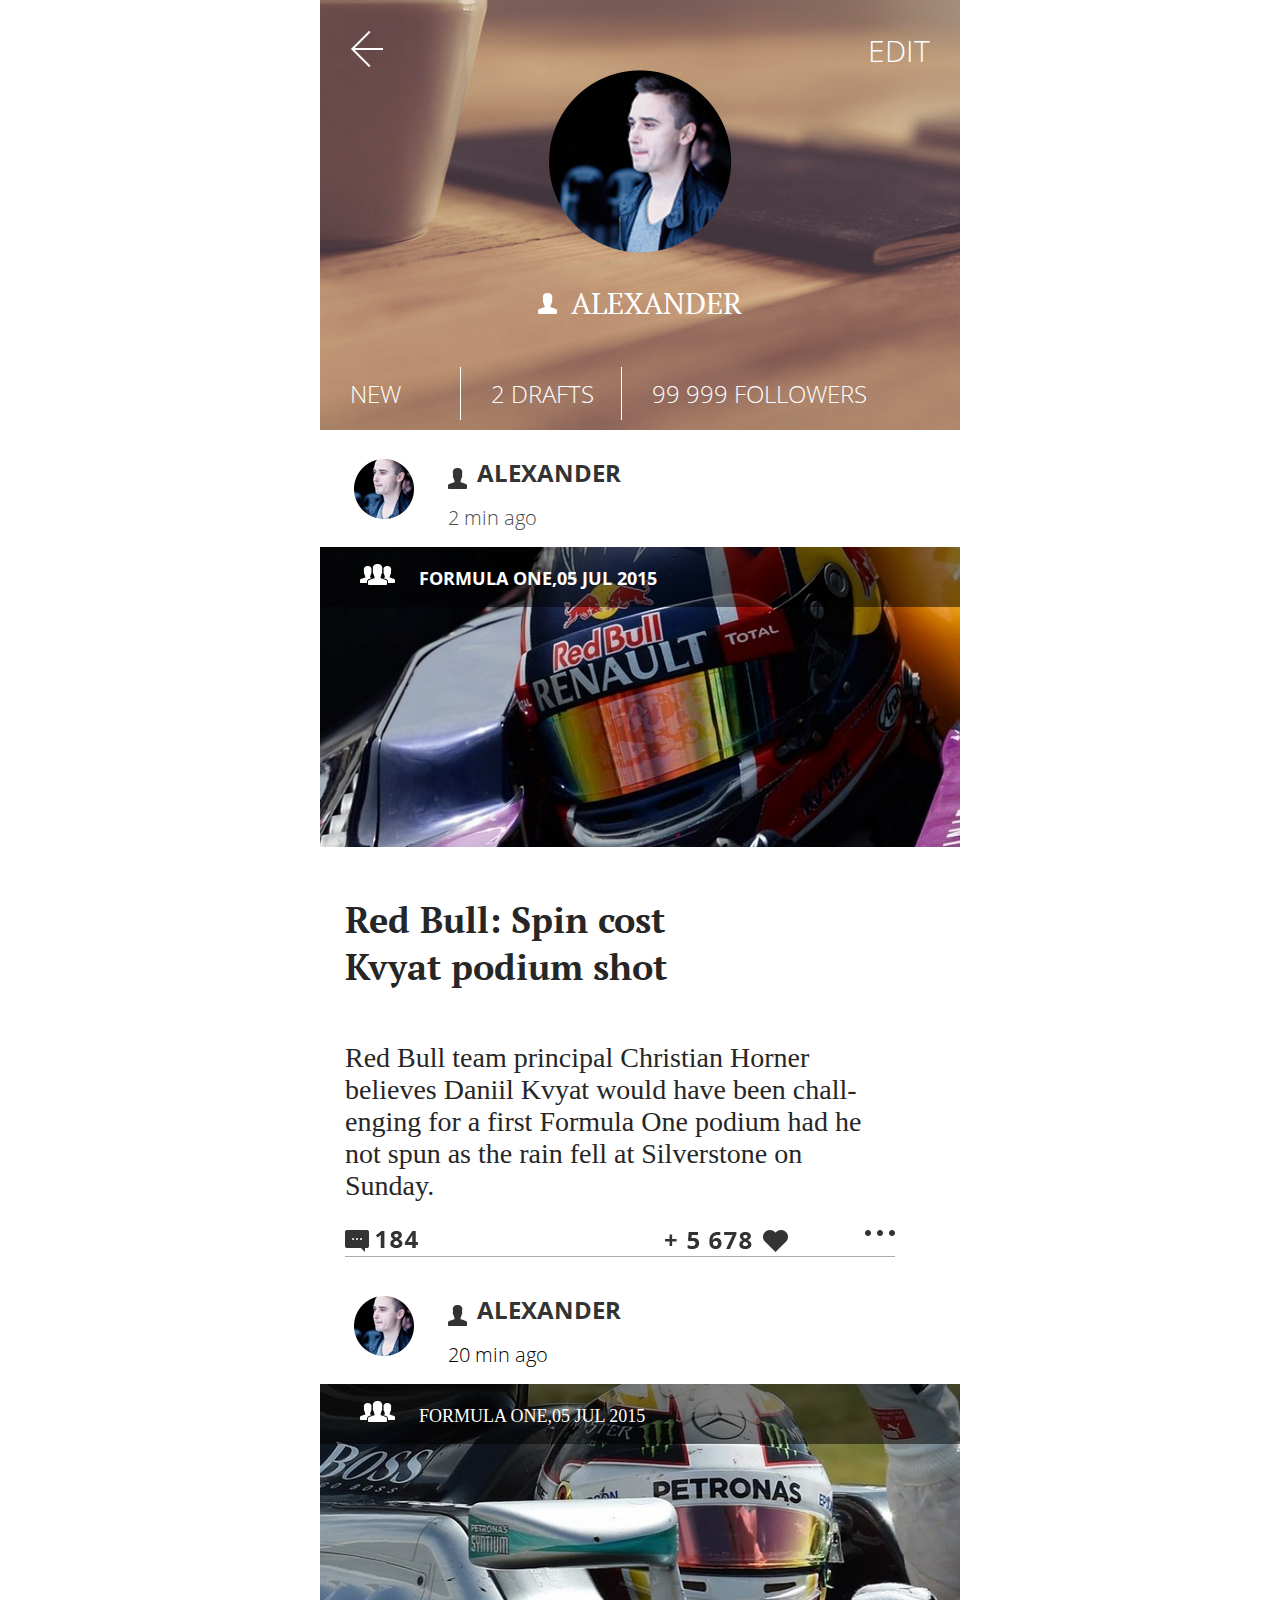
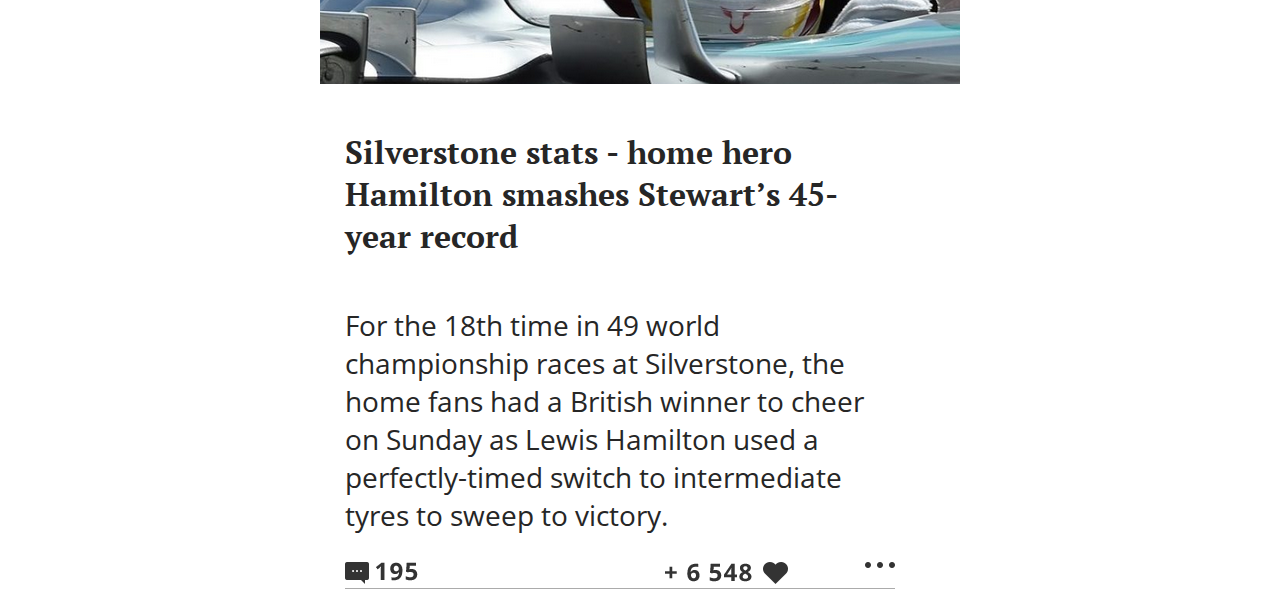
<file: app/index.html>
<!DOCTYPE html>
<html lang="en">
<head>
	<meta charset="UTF-8">
	<title>Document</title>
	<link rel="stylesheet" href="../public/css/demo.css">
	<link href="https://fonts.googleapis.com/css?family=Open+Sans" rel="stylesheet">
</head>
<body>
	<div class="container">
		<div class="row">
			<div class="background">
				<div class="col">
					<div class="col-1 margin-top margin_left">
						<img src="../public/img/backIcon.png" alt="">
					</div>
					<div class="col-2 margin_top">
						<div class="radius">
							<img src="../public/img/avarta.png" alt="">
						</div>
						<div class="margin-top">
							<img src="../public/img/memberIcon.png" alt="">
							<span class="span font-san-se" style="padding-left: 10px;">ALEXANDER</span>
						</div>
					</div>
					<div class="col-3 margin-top margin_right">
						<span class="span font-san-l">EDIT</span>
					</div>
				</div>
				<div class="menu margin_btm">
					<div class="col_1 border-right">
						<span class="span1 font-san-l">NEW</span>
					</div>
					<div class="col_2 border-right">
						<span class="span1 font-san-l">2 DRAFTS</span>
					</div>
					<div class="col_3 border-right" style="border: none;">
						<span class="span1 font-san-l">99 999 FOLLOWERS</span>
					</div>
				</div>
			</div>		
		</div>
		<div class="row">
			<div class="logo">
				<img src="../public/img/Userpic.png" alt="">
			</div>
			<div class="acount">
				<div class="cl">
					<img src="../public/img/memberIcon-1.png" alt="">
					<span class="font1 font-san-bl color" style="padding-left: 10px;">ALEXANDER</span>
				</div>
				<div class="s">
					<span class="font-san-l color2">2 min ago</span>
				</div>
			</div>
		</div>
		<div class="row">
			<div class="bg_2">
				<div class="overlay">
					<div class="padding">
						<img src="../public/img/communityIcon.png" alt="">
						<span class="font2 font-san-bl ">FORMULA ONE,05 JUL 2015</span>
					</div>
				</div>
			</div>
		</div>
		<div class="row">
			<div class="content padding_all">
				<div class="col-5">
					<h1 class="font-ser-bl fn font_sz">
						Red Bull: Spin cost 
						Kvyat podium shot
					</h1>
				</div>
				<div class="col-6">
					<p class="font3 font-san-r fn font_sz2">
						Red Bull team principal Christian Horner believes Daniil Kvyat would have been chall-enging for a first Formula One podium had he not spun as the rain fell at Silverstone on Sunday.
					</p>
				</div>
				<div class="col-7">
					<div class="col_4">
						<img src="../public/img/btnComments-1.png" alt="">
					</div>
					<div class="col_5">
						<img src="../public/img/btnLike-1.png" alt="">
					</div>
					<div class="col_6">
						<img src="../public/img/btnMore.png" alt="">
					</div>
				</div>
			</div>
		</div>
		<div class="row" style="margin-top: -15px;">
			<div class="logo">
				<img src="../public/img/Userpic.png" alt="">
			</div>
			<div class="acount">
				<div class="cl">
					<img src="../public/img/memberIcon-1.png" alt="">
					<span class="font1 font-san-bl color" style="padding-left: 10px;">ALEXANDER</span>
				</div>
				<div class="s">
					<span class="font-san-l">20 min ago</span>
				</div>
			</div>
		</div>
		<div class="row">
			<div class="bg">
				<div class="overlay">
					<div class="padding">
						<img src="../public/img/communityIcon.png" alt="">
						<span class="font2">FORMULA ONE,05 JUL 2015</span>
					</div>
				</div>
			</div>
		</div>
		<div class="row">
			<div class="content padding_all">

				<div class="col-5" style="width: 500px;">
					<h1 class="font-ser-bl fn">
						Silverstone stats - home hero Hamilton smashes Stewart’s 45- year record
					</h1>
				</div>
				<div class="col-6" style="border: none;">
					<p class="font3 font-ser-r fn" >
						For the 18th time in 49 world championship races at Silverstone, the home fans had a British winner to cheer on Sunday as Lewis Hamilton used a perfectly-timed switch to intermediate tyres to sweep to victory.
					</p>
				</div>
				<div class="col-7" >
					<div class="col_4">
						<img src="../public/img/btnComments.png" alt="">
					</div>
					<div class="col_5">
						<img src="../public/img/btnLike.png" alt="">
					</div>
					<div class="col_6">
						<img src="../public/img/btnMore.png" alt="">
					</div>
				</div>
			</div>
		</div>
	</div>
</body>
</html>
</file>
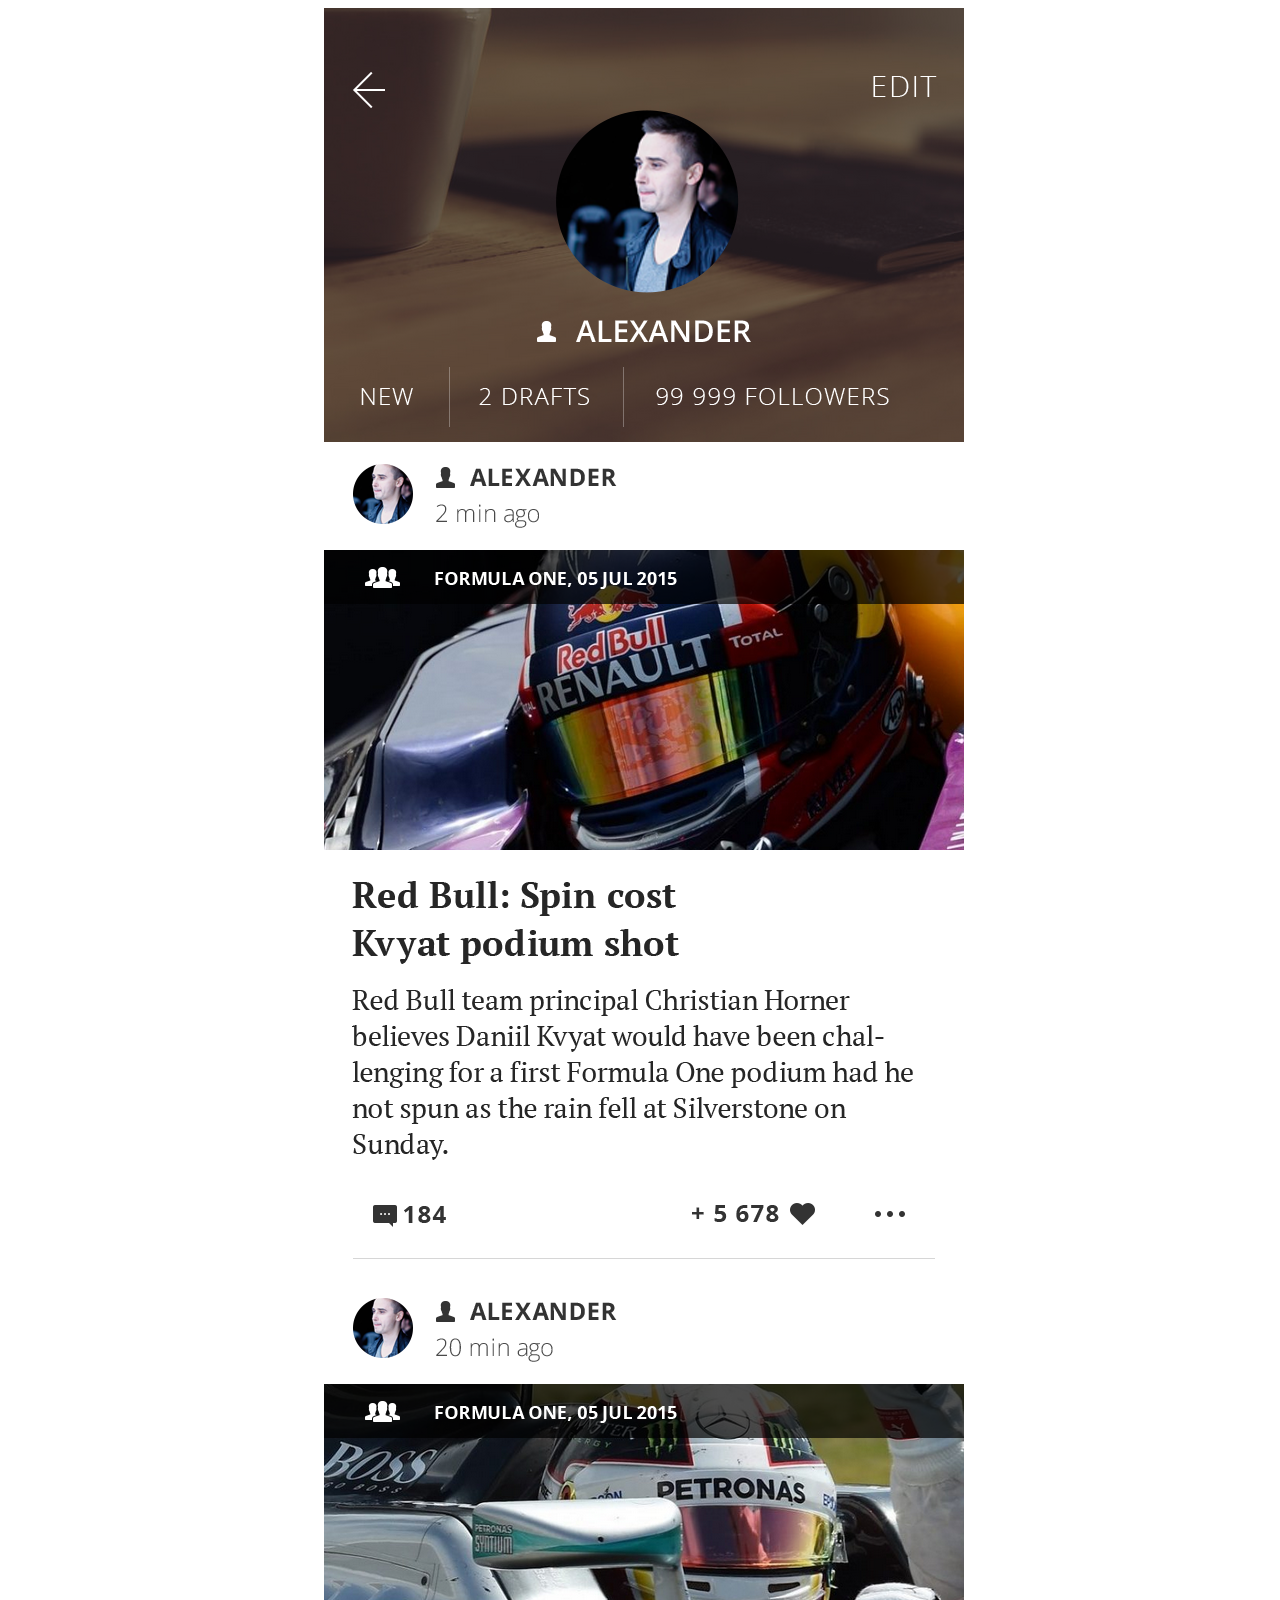
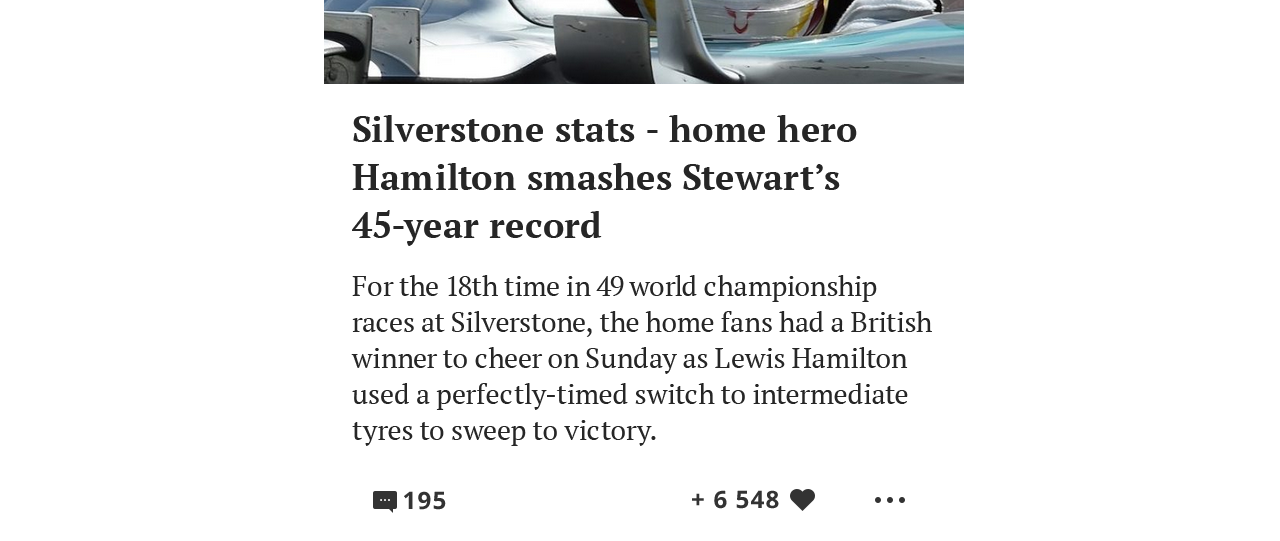
<file: app/img.html>
<!doctype html>
<html lang="en">
<head>
    <meta charset="UTF-8">
    <meta name="viewport"
          content="width=device-width, user-scalable=no, initial-scale=1.0, maximum-scale=1.0, minimum-scale=1.0">
    <meta http-equiv="X-UA-Compatible" content="ie=edge">
    <title>Document</title>
    <style>
        .content
        {
            width: 50%;
            margin: auto;
        }
    </style>
</head>
<body>
 <div class="content">
     <img src="../public/img/My_profile.png" alt="">
 </div>
</body>
</html>
</file>
<file: public/css/demo.css>
body
{
	padding: 0;
	margin: 0;
	border:0;
}
.container
{
	width: 640px;
	margin: auto;
}

.row
{
	display: flex;
}
.demo
{
	border: 1px solid red;
}

.col-1{
	order: 1;
	flex: 1;
}
.margin-top
{
	margin-top: 30px;
}
.col
{
	order: 1;
	flex: 1;
	display:flex;

}
.col-2
{
	flex: 2;
	order: 2;
	display: flex;
	align-items: center;
	flex-direction: column;
}

.radius
{
	width: 183px;
	height: 183px;
	border-radius: 183px;
}
.col-3
{
	flex: 1;
	order: 3;
	display:flex;
	justify-content: flex-end;
}

.background
{
	display: flex;
	flex: 1;
	order: 1;
	background-image: url('../img/Layer_29.png');
	height: 430px;
	flex-direction: column;
}

.span
{
	color: white;
	font-size: 30px;
}
.span1
{
	color: white;
	font-size: 24px;
}
.margin_right
{
	margin-right: 30px;
}

.margin_left
{
	margin-left: 30px;
}

.menu
{
	order: 2;
	flex: 1;
	display: flex;
	align-items: flex-end;
}

.col_1
{
	order: 1;
	width: 110px;
}
.col_2
{
	order:2;
	width: 130px;
}
.col_3
{
	order: 3;
}
.border-right
{
	border-right: 1px solid white
	;
	padding:10px 0 10px 30px;
}

.margin_btm
{
	margin-bottom: 10px;
}
.margin_top
{
	margin-top:70px;
}

.logo
{
	order: 1;
	flex:1;
	height: 117px;
	display: flex;
	align-items: center;
	justify-content: center;
}

.acount
{
	order: 2;
	flex:4;
	height: 117px;
	display: flex;
	flex-direction: column;
}

.font1
{
	font-size: 20px;
}

.cl
{
	order: 1;
	flex: 1;
	display: flex;
	align-items: flex-end;

}

.s{
	order: 2;
	flex:1;
	display: flex;
	align-items: center;
	font-size: 20px;
}

.bg
{
	order: 1;
	flex: 1;
	background-image: url('../img/frame-2.png');
	height: 300px;
	display: flex;

}
.bg_2
{
	order: 1;
	flex: 1;
	background-image: url('../img/frame-3.png');
	height: 300px;
	display: flex;

}

.overlay
{
    height: 60px;
    background-color: rgba(0,0,0,0.5);
    z-index: 2;
    cursor: pointer;
    order: 1;
    flex: 1;
    display: flex;
    align-items: center;
}

.font2
{
	font-size: 18px;
	color: white;
	padding-left: 20px;
}

.padding
{
	padding-left: 40px;

}

.padding_all
{
	padding: 25px;
}

.content
{
	display:flex;
	flex-direction: column;

}

.col-5
{
	order: 1;
	width: 330px
}

.col-6
{
	order: 2;
	width: 550px;
	
}
.col-7
{

	order: 3;
	flex:1;
	height: 50px;
	display: flex;
	border-bottom: 1px outset white;
}

.font3
{
	font-size: 28px;
}

.col_4
{
	order: 1;
	flex: 3;
}
.col_5
{
	order: 2;
	flex: 1;
}
.col_6
{
	order: 3;
	flex: 1;
	display: flex;
	align-items: flex-start;
	justify-content: flex-end;
}
@font-face {
    font-family: "san_L";
    src: url(../font/OpenSans-Light.ttf);
}
@font-face {
    font-family: "san_bl";
    src: url(../font/OpenSans-Bold.ttf);
}
@font-face {
    font-family: "san_se";
    src: url(../font/OpenSans-Semibold.ttf);
}
@font-face {
    font-family: "ser-r";
    src: url(../font/PT_Serif.ttf);
}
@font-face {
    font-family: "ser-bl";
    src: url(../font/PT_Serif_Bold.ttf);
}

.font-san-l
{
	font-family: "san_L";
}
.font-san-bl
{
	font-family: "san_bl";
}
.font-san-se
{
	font-family: "ser-r";
}
.font-ser-r
{
	font-family: 'Open Sans', sans-serif;
}
.font-ser-bl
{
	font-family: "ser-bl";
}
.color
{
	font-size: 24px;
	color: #333333;

}
.fn{
	color: #262626;
}

.color2
{
	color: #4a4a4a;
}

.font_sz
{
	font-size: 36px;
}
</file>
